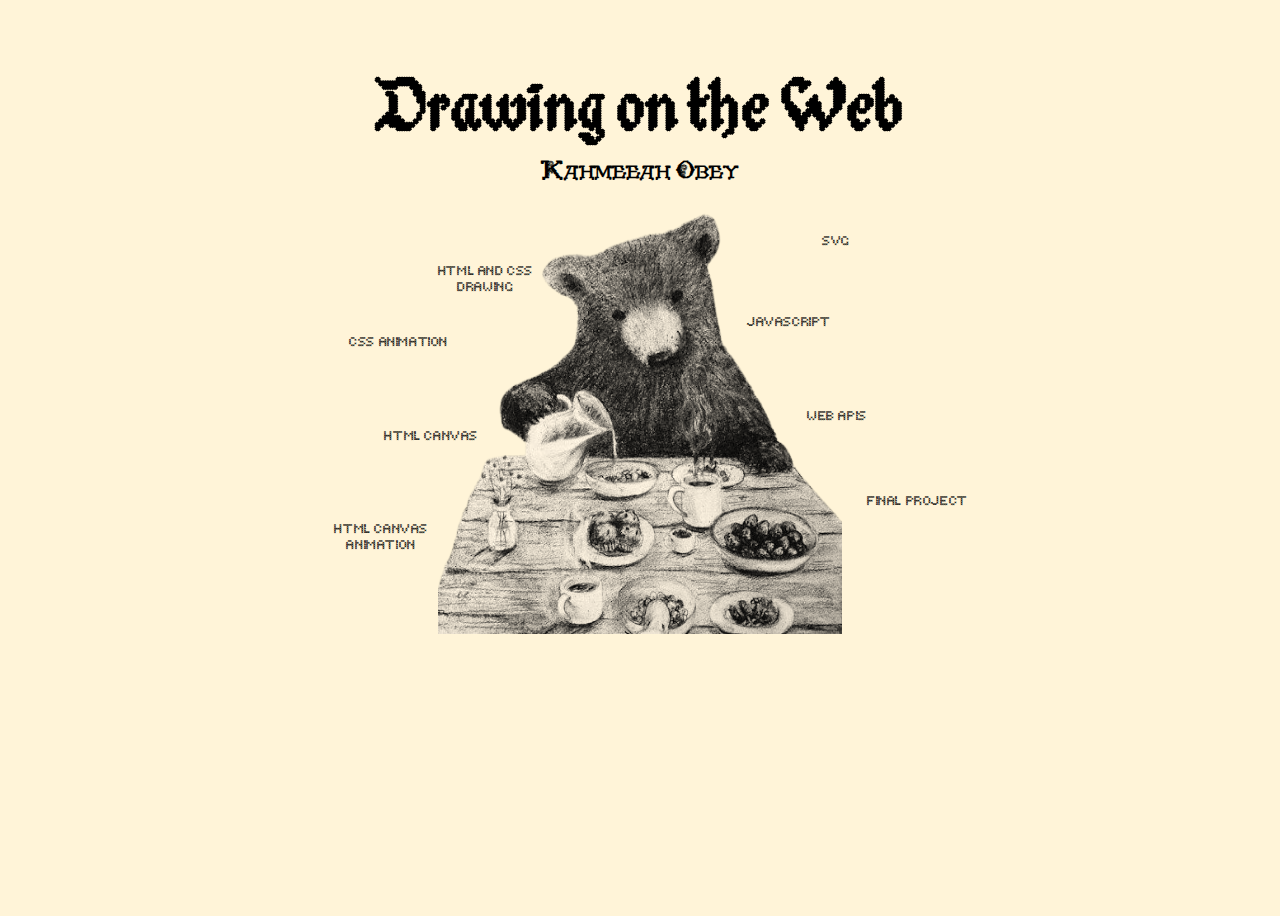
<file: index.html>
<!DOCTYPE html>
<html lang="en">
<head>
    <link rel="stylesheet" href="index.css">
    <meta charset="UTF-8">
    <meta name="viewport" content="width=device-width, initial-scale=1.0">
    <title>HTML CSS Playground</title>
</head>
<body>
    <h1>Drawing on the Web</h1>
    <h2>Kahmeeah Obey</h2>


    
    <img src="files/imgs/bear.png" alt="A bear sitting down at a table, full of pastries and tea" id="bear">
    <!-- <img src="files/ladybug1.png" alt="" id="ladybug"> -->
    <!-- <img src="files/ladybug2.png" alt="" id="ladybug">
    <img src="files/stamp.png" alt="" id="stamp"> -->
    <!-- <img src="files/orange.png" alt="" id="orange"> -->


    
    <div id="box1">
        <!-- <img src="files/orange.png" alt="" id="orange"> -->
        <a href="html-css-drawing/index.html">HTML AND CSS
            <br>DRAWING</a>
    </div>
    <div id="box2">
        <!-- <img src="files/orange.png" alt="" id="orange"> -->
        <a href="svg/index.html" id="">SVG</a>
    </div>
    <div id="box3">
        <!-- <img src="files/orange.png" alt="" id="orange"> -->
        <a href="css-animation/index.html" id="">CSS ANIMATION</a>
    </div>
    <div id="box4">
        <!-- <img src="files/orange.png" alt="" id="orange"> -->
        <a href="javascript/page-one.html" id="">JAVASCRIPT</a>
    </div>
    <div id="box5">
        <a href="html-canvas/index.html" id="">HTML CANVAS</a>
    </div>
    <div id="box6">
        <a href="" id="null">WEB APIS</a>
    </div>
    <div id="box7">
        <a href="" id="null">HTML CANVAS
        <br>ANIMATION</a>
    </div>
    <div id="box8">
        <a href="final-project/index.html" id="">FINAL PROJECT</a>
    </div>

</body>
</html>
</file>
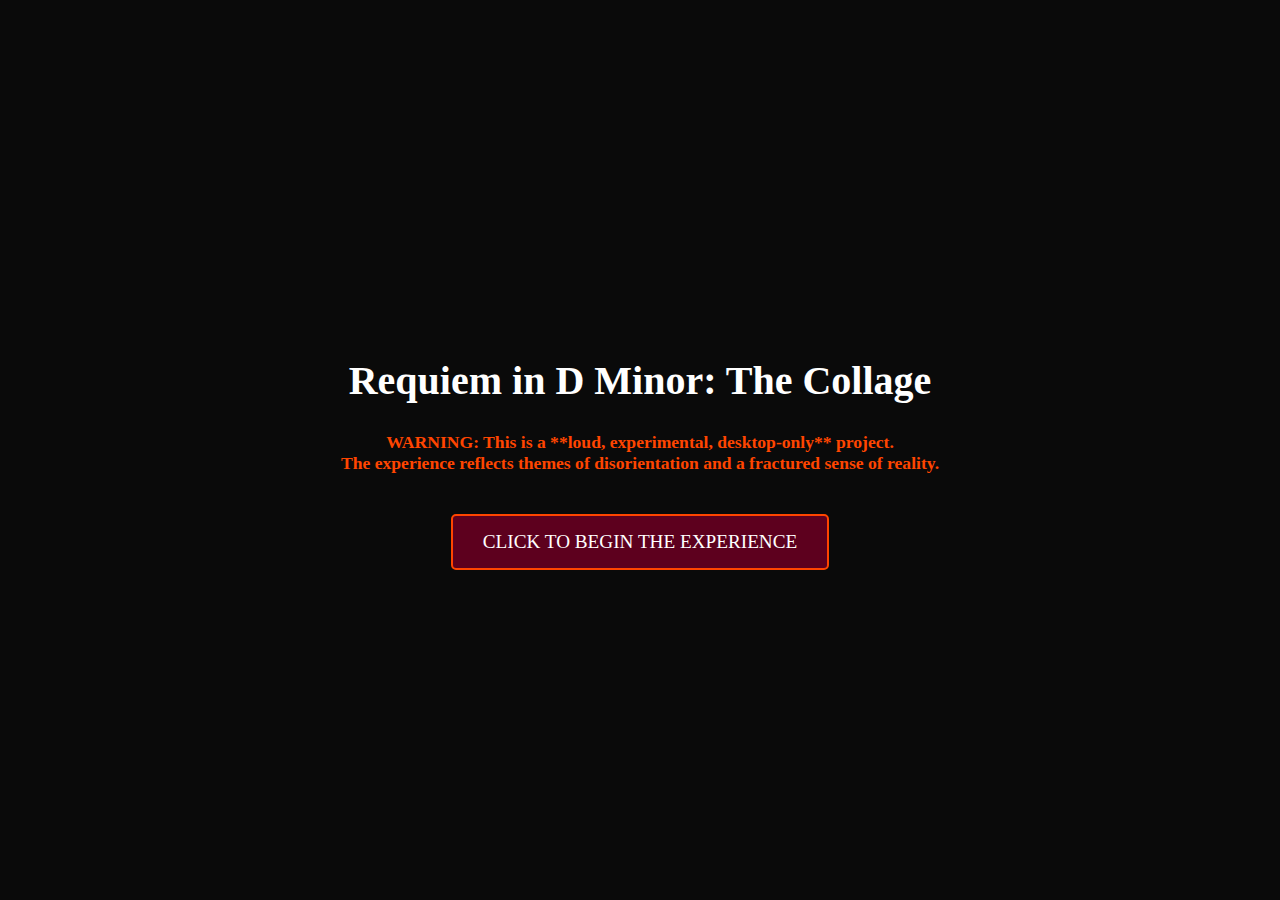
<file: collage-landing/index.html>
<!DOCTYPE html>
<html lang="en">
<head>
    <meta charset="UTF-8">
    <meta name="viewport" content="width=device-width, initial-scale=1.0">
    <title>Requiem Collage</title>
    <style>
        body {
            background-color: #0a0a0a; 
            color: #d1d1d1; 
            font-family: 'Times', serif;
            display: flex;
            flex-direction: column;
            justify-content: center;
            align-items: center;
            height: 100vh;
            margin: 0;
            text-align: center;
        }

        h1 {
            color: #ffffff;
            font-size: 2.5em;
            margin-bottom: 10px;
        }

        p {
            font-size: 1.1em;
            margin-bottom: 40px;
            max-width: 80%;
        }

        .warning {
            color: #ff4500; 
            font-weight: bold;
        }

        .start-button {
            background-color: #5d001e; 
            color: white;
            padding: 15px 30px;
            border: 2px solid #ff4500; 
            border-radius: 5px;
            font-size: 1.2em;
            cursor: pointer;
            text-decoration: none; 
            transition: background-color 0.3s ease;
        }

        .start-button:hover {
            background-color: #8c002c; 
        }
    </style>
</head>
<body>

    <h1>Requiem in D Minor: The Collage</h1>
    
    <p class="warning">
        WARNING: This is a **loud, experimental, desktop-only** project.<br>
        The experience reflects themes of disorientation and a fractured sense of reality.
    </p>

    <a href="/html-css-drawing/index.html" class="start-button">
        CLICK TO BEGIN THE EXPERIENCE
    </a>

</body>
</html>
</file>
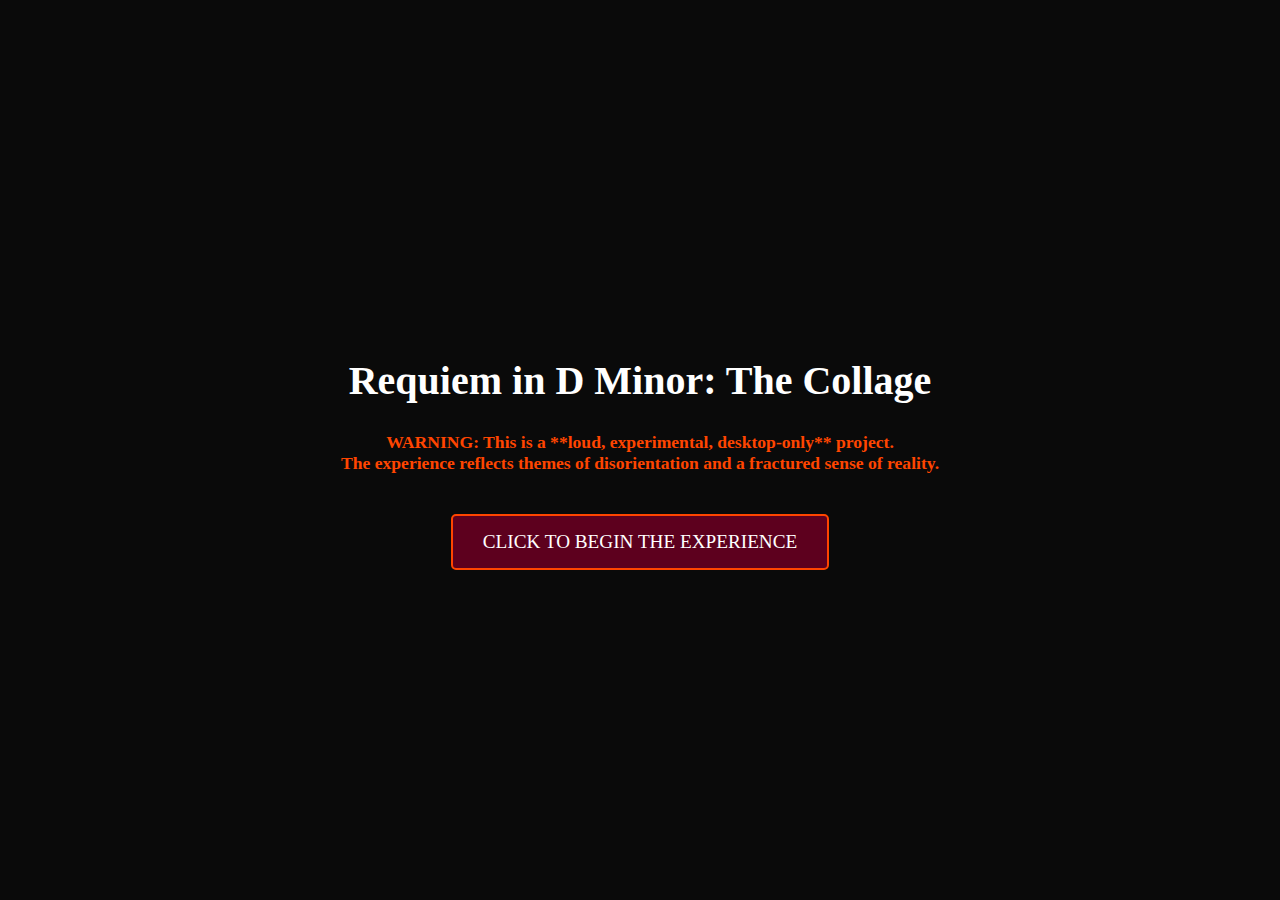
<file: collage/index.html>
<!DOCTYPE html>
<html lang="en">
<head>
    <meta charset="UTF-8">
    <meta name="viewport" content="width=device-width, initial-scale=1.0">
    <title>Requiem Collage</title>
    <style>
        body {
            background-color: #0a0a0a; 
            color: #d1d1d1; 
            font-family: 'Times', serif;
            display: flex;
            flex-direction: column;
            justify-content: center;
            align-items: center;
            height: 100vh;
            margin: 0;
            text-align: center;
        }

        h1 {
            color: #ffffff;
            font-size: 2.5em;
            margin-bottom: 10px;
        }

        p {
            font-size: 1.1em;
            margin-bottom: 40px;
            max-width: 80%;
        }

        .warning {
            color: #ff4500; 
            font-weight: bold;
        }

        .start-button {
            background-color: #5d001e; 
            color: white;
            padding: 15px 30px;
            border: 2px solid #ff4500; 
            border-radius: 5px;
            font-size: 1.2em;
            cursor: pointer;
            text-decoration: none; 
            transition: background-color 0.3s ease;
        }

        .start-button:hover {
            background-color: #8c002c; 
        }
    </style>
</head>
<body>

    <h1>Requiem in D Minor: The Collage</h1>
    
    <p class="warning">
        WARNING: This is a **loud, experimental, desktop-only** project.<br>
        The experience reflects themes of disorientation and a fractured sense of reality.
    </p>

    <a href="/html-css-playground/html-css-drawing/index.html" class="start-button">
        CLICK TO BEGIN THE EXPERIENCE
    </a>

</body>
</html>
</file>
<file: css-animation/index.html>
<!DOCTYPE html>
<html lang="en">
<head>
    <meta charset="UTF-8">
    <meta name="viewport" content="width=device-width, initial-scale=1.0">
    <link rel="stylesheet" href="index.css">
    <title>Document</title>
</head>
<body>
    <div id="scene">
        <div class="cube">
        <!-- <div class="box"></div> -->
        <div class="box"></div>
        <div class="box"></div>
        <div class="box"></div>
        <div class="box"></div>
        <div class="box"></div>
        <div class="box"></div>
        <div class="box"></div>
        <div class="box">
            <div class="cat" style="z-index: 2;">
                <svg xmlns="http://www.w3.org/2000/svg" width="300" height="300" viewBox="0 0 217.18 199.53">
                    <g id="body">
                        <rect x="126" y="22.06" width="89" height="132" rx="12" style="fill:#d98f06"/>
                        <path d="M125.73,8.27l.91,25.53c0,1.19,2.69,11.82,3.57,11.5l28.87-10.83c.89-.32,1-1.74.28-2.66L136.81,4.24C132.36-1.2,125.64,1.25,125.73,8.27Z" style="fill:#d98f06"/>
                        <path d="M206.09,3,183.54,30.54c-.75.92-.6,2.34.28,2.66L211.6,43.92c.88.32,2.59-5.39,2.6-6.58l3-30.34C217.27,0,210.54-2.47,206.09,3Z" style="fill:#d98f06"/></g>
                    <g id="markings"><path d="M157,22.06h10a0,0,0,0,1,0,0v12a5,5,0,0,1-5,5h0a5,5,0,0,1-5-5v-12A0,0,0,0,1,157,22.06Z" style="fill:#a65204"/><path d="M175,22.06h10a0,0,0,0,1,0,0v12a5,5,0,0,1-5,5h0a5,5,0,0,1-5-5v-12a0,0,0,0,1,0,0Z" style="fill:#a65204"/><circle cx="202" cy="62.06" r="8" style="fill:#a65204"/><circle cx="137" cy="62.06" r="8" style="fill:#a65204"/></g>
                    <g id="mouth_nose" data-name="mouth/nose"><ellipse cx="170" cy="64.06" rx="6" ry="3" style="fill:#42210b"/><path d="M157.79,72a8.33,8.33,0,0,0,4.76,2.37A11.93,11.93,0,0,0,170.29,73l1.21.06a11.93,11.93,0,0,0,7.74,1.35A8.33,8.33,0,0,0,184,72.06" style="fill:none;stroke:#42210b;stroke-linecap:round;stroke-miterlimit:10;stroke-width:3px"/><line x1="170.5" y1="66.06" x2="170.5" y2="72.61" style="fill:none;stroke:#42210b;stroke-linecap:round;stroke-miterlimit:10;stroke-width:3px"/></g>
                    <g id="eye-color"><circle cx="147.76" cy="48.82" r="12.76" style="fill:#87ce59"/><circle cx="193.24" cy="49.03" r="12.76" style="fill:#87ce59"/></g>
                    <g id="eye-pupil"><circle id="pupilLeft" cx="150.76" cy="46.82" r="8.29"/><circle id="pupilRight" cx="191.24" cy="47.03" r="8.29"/></g></svg>
            </div>
        </div>


        </div>        
    
    </div>
</body>
</html>
</file>
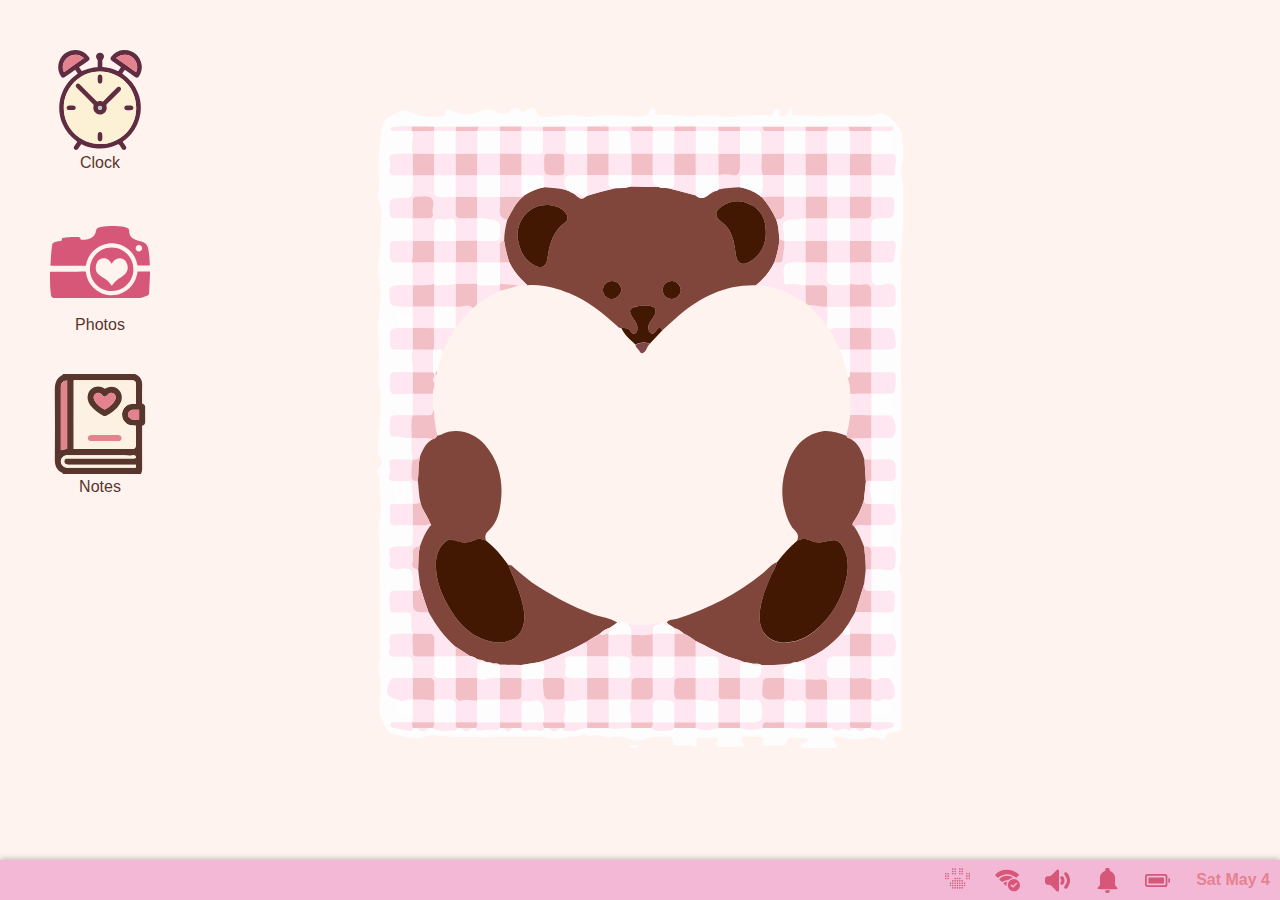
<file: final-project/index.html>
<!DOCTYPE html>
<html lang="en">

<head>
  <link rel="stylesheet" href="styles/index.css">
  <meta charset="UTF-8">
  <meta name="viewport" content="width=device-width, initial-scale=1.0">
  <title>Final Project</title>
</head>

<body>
  <main class="desktop">

    <div class="wallpaper">
      <img src="files/desktop/wallpaper-bear.svg" alt="">
    </div>
    <div class="icon-grid">
      <div>
        <a href="clock.html">
          <img src="files/desktop/app-clock.svg" alt="">
          Clock
        </a>
      </div>
      <div>
        <a href="album.html">
          <img src="files/desktop/app-photos.svg" alt="">
          Photos
        </a>
      </div>
      <div>
        <a href="notes.html">
          <img src="files/desktop/app-notes.svg" alt="">
          Notes
        </a>
      </div>
    </div>
  </main>
  <footer class="taskbar">


    <div id="start">
      <svg class="taskbar-icon">
        <use href="files/symbol-defs.svg#icon-pixel-paw"></use>
      </svg>
    </div>

    <svg class="taskbar-icon">
      <use href="files/symbol-defs.svg#icon-wifi"></use>
    </svg>
    <svg class="taskbar-icon">
      <use href="files/symbol-defs.svg#icon-volume"></use>
    </svg>
    <svg class="taskbar-icon">
      <use href="files/symbol-defs.svg#icon-bell"></use>
    </svg>
    <svg class="taskbar-icon">
      <use href="files/symbol-defs.svg#icon-battery"></use>
    </svg>
    <div id="datetime">Sat May 4</div>

    </div>



  </footer>

</body>
<script>
  let trailSvg;
  const svgFilename = 'files/desktop/paw-og.svg';
  const trailSpacing = 45;
  let lastMouseX = 0;
  let lastMouseY = 0;

  function loadSVGPath() {
    fetch('files/desktop/paw-trail.svg')
      .then(response => response.text())
      .then(data => {
        trailSvg = data;
        console.log("SVG path loaded: ", trailSvg);
      })
      .catch(error => console.error("Error loading SVG:", error));
  }

  document.addEventListener('mousemove', function (e) {
    const distanceMoved = Math.sqrt(
      Math.pow(e.clientX - lastMouseX, 2) +
      Math.pow(e.clientY - lastMouseY, 2)
    );

    if (distanceMoved >= trailSpacing) {
      fetch(svgFilename)
        .then(response => response.text())
        .then(svgData => {

          const svg = document.createElement('div');
          svg.classList.add('cursor-trail');
          svg.innerHTML = svgData;
          svg.style.left = (e.clientX + 10) + 'px';
          svg.style.top = (e.clientY - 180) + 'px';
          setTimeout(() => {
            document.body.appendChild(svg);
            svg.style.opacity = 0.5;

            setTimeout(() => {
              svg.style.opacity = 0;
              setTimeout(() => {
                svg.remove();
              }, 50);
            }, 250);
          }, 100);
        });

      lastMouseX = e.clientX;
      lastMouseY = e.clientY;
    }
  });


</script>


</html>
</file>
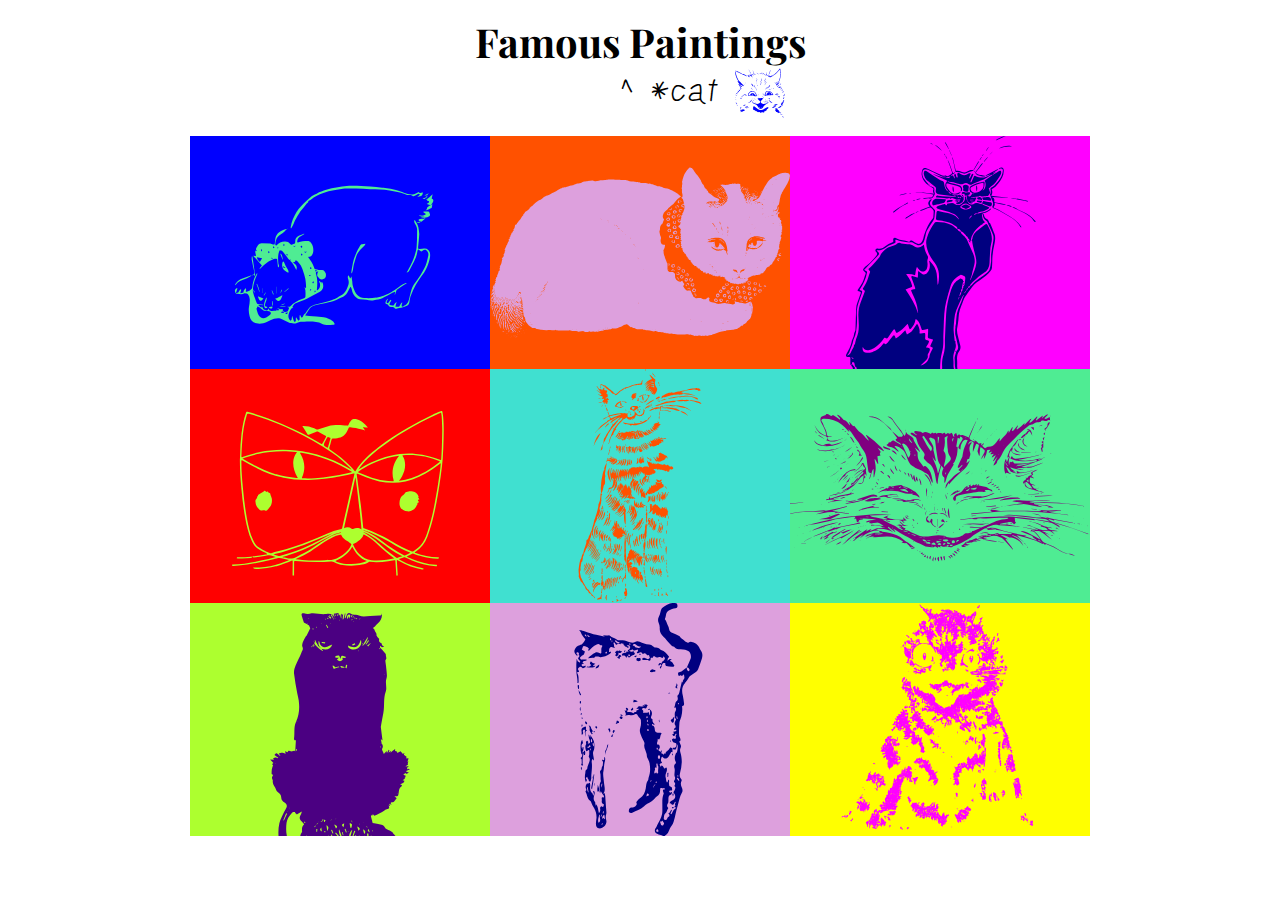
<file: svg/index.html>
<!DOCTYPE html>
<html lang="en">

<head>
    <meta charset="UTF-8">
    <meta name="viewport" content="width=device-width, initial-scale=1.0">
    <link rel="stylesheet" href="index.css">
    <title>SVG</title>
</head>

<body>


    <h1>Famous Paintings</h1>
    <span id="cat-heading">^ *cat <a
            href="https://arthive.com/artists/11470~Louis_Wain/works/466546~Im_happy_for_everyone_loves_me">
            <svg class="cathead">
                <use href="files/symbol-defs.svg#cat3-svg"></use>
            </svg>
        </a>
    </span>
    <br>

    <div class="cats">

        <!-- a cat with white string -->
        <a href="https://collections.artsmia.org/art/9655/a-white-cat-playing-with-a-string-utagawa-hiroshige-ii">
            <svg class="block-blue">
                <use href="files/symbol-defs.svg#cat1-svg"></use>
            </svg>
        </a>

        <!-- tama the cat  -->
        <a href="https://ukiyo-e.org/image/artelino/51620g1">
            <svg class="block-orangered">
                <use href="files/symbol-defs.svg#cat12-svg"></use>
            </svg>
        </a>

        <!-- le chat noir -->
        <a href="https://collection.mcnayart.org/objects/2020/le-chat-noir-the-black-cat" style="overflow: hidden;">
            <svg class="block-magenta" style="height: 150%;">
                <use href="files/symbol-defs.svg#cat2-svg"></use>
            </svg>
        </a>

        <!-- the cat and the bird -->
        <a href="https://www.moma.org/collection/works/79456">
            <svg class="block-red">
                <use href="files/symbol-defs.svg#cat6-svg"></use>
            </svg>
        </a>

        <!-- 25 cats named sam  -->
        <a href="https://skotforeman.com/art/25-cats-named-sam-and-one-bl-by-andy-warhol">
            <svg class="block-turquoise">
                <use href="files/symbol-defs.svg#sam2-svg"></use>
            </svg>
        </a>

        <!-- chesire  -->

        <a href="https://arthur.io/art/arthur-rackham/cheshire-cat">
            <svg class="block-seagreen">
                <use href="files/symbol-defs.svg#chesire-svg"></use>
            </svg>
        </a>

        <!-- she made herself into a cat -->
        <a href="https://artvee.com/dl/by-day-she-made-herself-into-a-cat/" style="overflow: hidden;">
            <svg class="block-greenyellow" style="padding-top: 10px;">
                <use href="files/symbol-defs.svg#cat5-svg"></use>
            </svg>
        </a>

        <!-- le chat blanc  -->
        <a href="https://www.musee-orsay.fr/en/artworks/le-chat-blanc-8019">
            <svg class="block-plum">
                <use href="files/symbol-defs.svg#cat4-svg"></use>
            </svg>
        </a>

        <!-- louis wain party  -->
        <a href="https://commons.wikimedia.org/wiki/File:Louis_Wain_The_bachelor_party.jpg">
            <svg class="block-yellow">
                <use href="files/symbol-defs.svg#cat10-svg"></use>
            </svg>
        </a>


    </div>

</body>

</html>
</file>
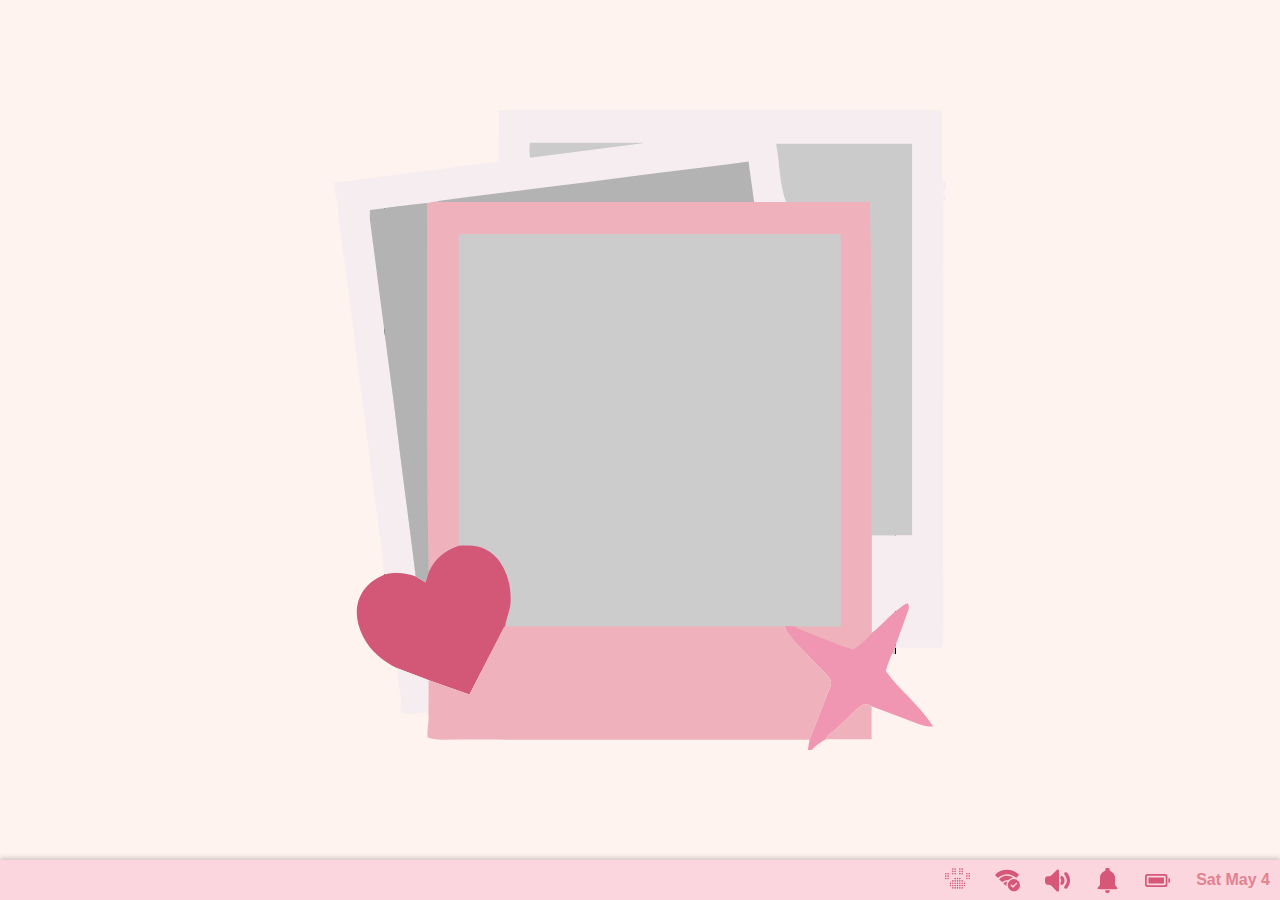
<file: final-project/album.html>
<!DOCTYPE html>
<html lang="en">

<head>
    <link rel="stylesheet" href="styles/album.css">
    <meta charset="UTF-8">
    <meta name="viewport" content="width=device-width, initial-scale=1.0">
    <title>Photo Album</title>
</head>

<body>
    <main class="desktop">


        <div id="polaroid-div">
            <img src="files/album/polaroid-transparent.svg" alt="">
            <div id="cat-div">
                <img src="files/album/placeholder.png" alt="">
            </div>

        </div>




    </main>



    <footer class="taskbar">


        <div id="start">
            <svg class="taskbar-icon">
                <use href="files/symbol-defs.svg#icon-pixel-paw"></use>
            </svg>
        </div>

        <svg class="taskbar-icon">
            <use href="files/symbol-defs.svg#icon-wifi"></use>
        </svg>
        <svg class="taskbar-icon">
            <use href="files/symbol-defs.svg#icon-volume"></use>
        </svg>
        <svg class="taskbar-icon">
            <use href="files/symbol-defs.svg#icon-bell"></use>
        </svg>
        <svg class="taskbar-icon">
            <use href="files/symbol-defs.svg#icon-battery"></use>
        </svg>
        <div id="datetime">Sat May 4</div>

        </div>



    </footer>

    <script>
        function fetchRandomCatImage() {
            fetch('https://api.thecatapi.com/v1/images/search')
                .then(response => response.json())
                .then(data => {
                    const catImage = document.querySelector('#cat-div img');
                    catImage.src = data[0].url;
                })
                .catch(error => console.error('Error fetching cat image:', error));
        }


        fetchRandomCatImage();


        setInterval(fetchRandomCatImage, 5000); // refresh every 5 seconds
    </script>

</body>

</html>
</file>
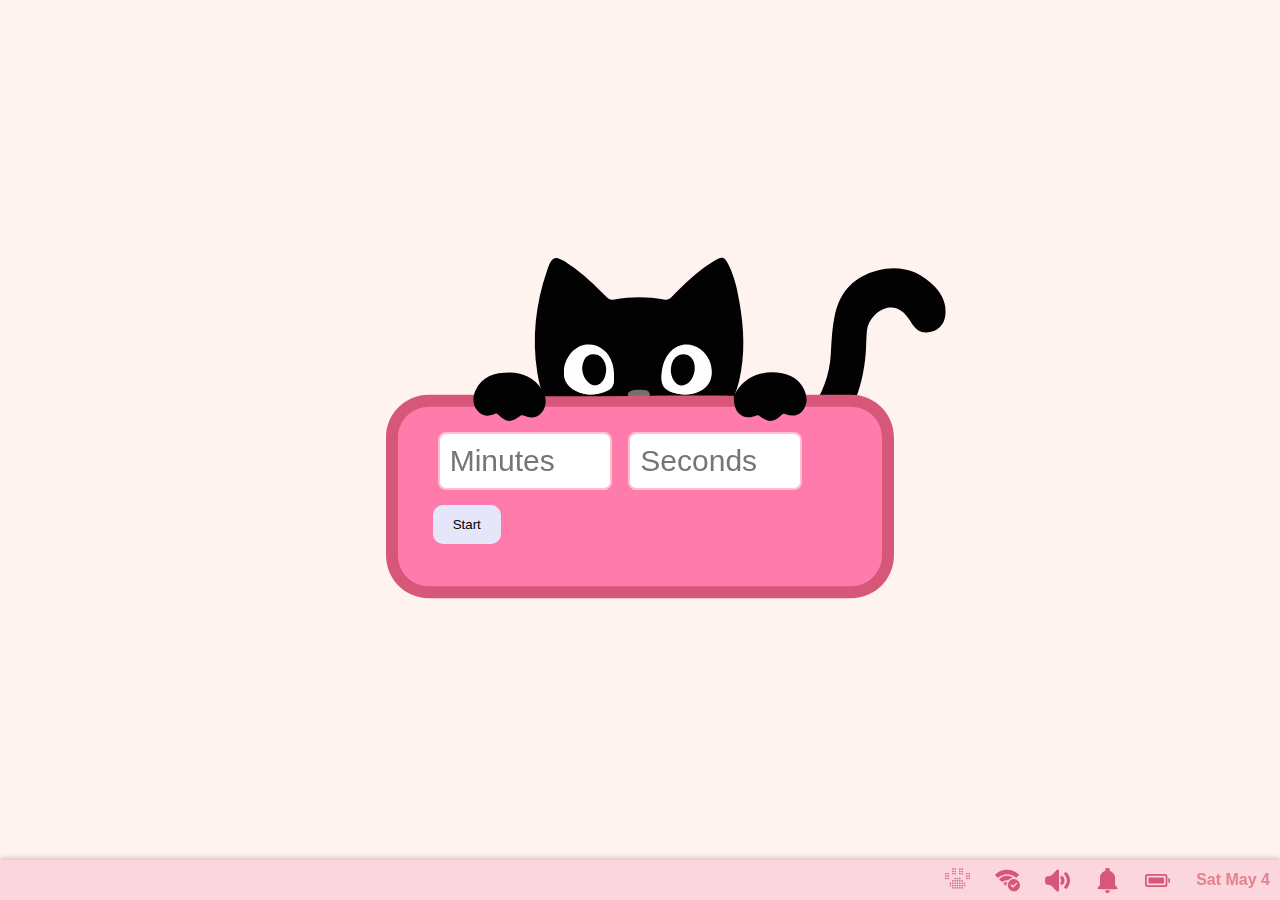
<file: final-project/clock.html>
<!DOCTYPE html>
<html lang="en">

<head>
    <link rel="stylesheet" href="styles/clock.css">
    <meta charset="UTF-8">
    <meta name="viewport" content="width=device-width, initial-scale=1.0">
    <title>Clock</title>
</head>

<body>
    <main class="desktop">
        <div id="cat-div">
            <img src="files/clock/cat-button.svg" alt="">
        </div>
        <div id="setup">
            <input type="number" id="timerInput" placeholder="Minutes">
            <input type="number" id="secondsInput" placeholder="Seconds">
            <button id="startButton">Start</button>
            <!-- <button id="resetButton" style="display: none;">Reset</button> -->
        </div>
        <div id="end">
            <button id="resetButton" style="display: none;">Reset</button>
        </div>

        <div id="timerDisplay">
        </div>
        <canvas id="fishCanvas"></canvas> </div>

    </main>



    <!-- <audio id="alarmSound">
        <source src="alarm.mp3" type="audio/mpeg">
        </audio> -->

    <footer class="taskbar">


        <div id="start">
            <svg class="taskbar-icon">
                <use href="files/symbol-defs.svg#icon-pixel-paw"></use>
            </svg>
        </div>

        <svg class="taskbar-icon">
            <use href="files/symbol-defs.svg#icon-wifi"></use>
        </svg>
        <svg class="taskbar-icon">
            <use href="files/symbol-defs.svg#icon-volume"></use>
        </svg>
        <svg class="taskbar-icon">
            <use href="files/symbol-defs.svg#icon-bell"></use>
        </svg>
        <svg class="taskbar-icon">
            <use href="files/symbol-defs.svg#icon-battery"></use>
        </svg>
        <div id="datetime">Sat May 4</div>

        </div>



    </footer>

    <script>

        const timerInput = document.getElementById('timerInput');
        const secondsInput = document.getElementById('secondsInput');
        const startButton = document.getElementById('startButton');
        const resetButton = document.getElementById('resetButton');
        const timerDisplay = document.getElementById('timerDisplay');
        const fishCanvas = document.getElementById('fishCanvas');
        // const alarmSound = document.getElementById('alarmSound');


        let svgPath;

        function loadSVGPath() {
            fetch('files/clock/taiyaki.svg')
                .then(response => response.text())
                .then(data => {
                    svgPath = extractPathFromSVG(data)
                    // console.log("SVg path loaded: ", svgPath)
                    startFishAnimation(fishCanvas);
                })
                .catch(error => console.error("Error loading SVG:", error));
        }

        function extractPathFromSVG(svgText) {
            const parser = new DOMParser();
            const svgDoc = parser.parseFromString(svgText, "image/svg+xml");
            const pathElement = svgDoc.querySelector('path');

            if (pathElement) {
                return pathElement.getAttribute('d');
            } else {
                console.error("No <path> element found in SVG");
                return "";
            }
        }



        const fillColors = ['red', 'blue', 'green', 'yellow'];

        const canvas = document.getElementById('fishCanvas');
        const context = canvas.getContext('2d')

        let width;
        let height;

        let fallingCount;
        const maxFallingShapes = 3;



        let pxScale = window.devicePixelRatio;

        const canvasCenterX = canvas.width / 2;
        const canvasCenterY = canvas.height / 2;

        function setup() {


            // fixed canvas size
            width = window.innerWidth;
            height = window.innerHeight;


            canvas.style.width = width + 'px';
            canvas.style.height = height + 'px';

            canvas.width = width * pxScale;
            canvas.height = height * pxScale;

            // normalize the coords systema
            context.scale(pxScale, pxScale);




        }


        let timerInterval;

        startButton.addEventListener('click', startTimer);
        resetButton.addEventListener('click', resetAnimation);

        function startTimer() {
            let minutesRemaining = timerInput.value;
            let secondsRemaining = secondsInput.value;
            timerDisplay.textContent = formatTime(minutesRemaining, secondsRemaining);


            document.getElementById('setup').style.display = 'none';
            document.getElementById('timerDisplay').style.display = 'block';

            timerInterval = setInterval(() => {
                if (secondsRemaining === 0) {
                    minutesRemaining--;
                    secondsRemaining = 59;
                } else {
                    secondsRemaining--;
                }

                timerDisplay.textContent = formatTime(minutesRemaining, secondsRemaining);

                if (minutesRemaining <= 0 && secondsRemaining <= 0) {
                    clearInterval(timerInterval);
                    // alarmSound.play();
                    document.getElementById('timerDisplay').style.display = 'none';
                    document.getElementById('end').style.display = 'block';
                    resetButton.style.display = 'block';

                }

            }, 1000);


            // startFishAnimation(fishCanvas); 
            loadSVGPath();
        }

        function resetAnimation() {

            continueAnimating = false;
            context.clearRect(0, 0, canvas.width, canvas.height);
            blocks = [];
            resetButton.style.display = 'none';
            document.getElementById('setup').style.display = 'block';
        }


        function formatTime(minutes, seconds) {
            return `${minutes.toString().padStart(2, '0')}:${seconds.toString().padStart(2, '0')}`;
        }






        const blockSize = 30;
        const blockColors = ['red', 'blue', 'green', 'yellow'];

        let blocks = [];

        function startFishAnimation(canvas) {
            continueAnimating = true;
            console.log("Fish animation trigged.")
            // console.log("SVg path loaded: ", svgPath)
            setInterval(createNewBlock, 2500);
            requestAnimationFrame(animationLoop);
        }

        function createNewBlock() {
            if (continueAnimating) {
                const r = Math.floor(Math.random() * 256);
                const g = Math.floor(Math.random() * 256);
                const b = Math.floor(Math.random() * 256);
                const color = `rgb(${r}, ${g}, ${b})`;


                blocks.push({
                    x: Math.random() * canvas.width,
                    y: -blockSize,
                    dy: 1 + Math.random() * 2,
                    color: color
                });
            }
        }

        let continueAnimating = true;

        function animationLoop() {
            if (continueAnimating) {
                context.clearRect(0, 0, canvas.width, canvas.height);

                for (let i = 0; i < blocks.length; i++) {
                    blocks[i].y += blocks[i].dy;


                    if (blocks[i].y > canvas.height) {
                        blocks.splice(i, 1);
                        i--;
                    } else {
                        drawSvgShape(blocks[i]);
                    }
                }

                requestAnimationFrame(animationLoop);
            }
        }

        function drawSvgShape(block) {
            const path = new Path2D(svgPath);
            context.fillStyle = block.color;
            context.translate(block.x, block.y);
            const scaleFactor = 0.5;
            context.scale(scaleFactor, scaleFactor);
            context.fill(path);
            context.resetTransform();
        }


        window.addEventListener('load', () => {
            setup();
            // draw();
        });


        window.addEventListener('resize', () => {
            setup();
            // draw();   
            // animate();  
        });

    </script>
</body>

</html>
</file>
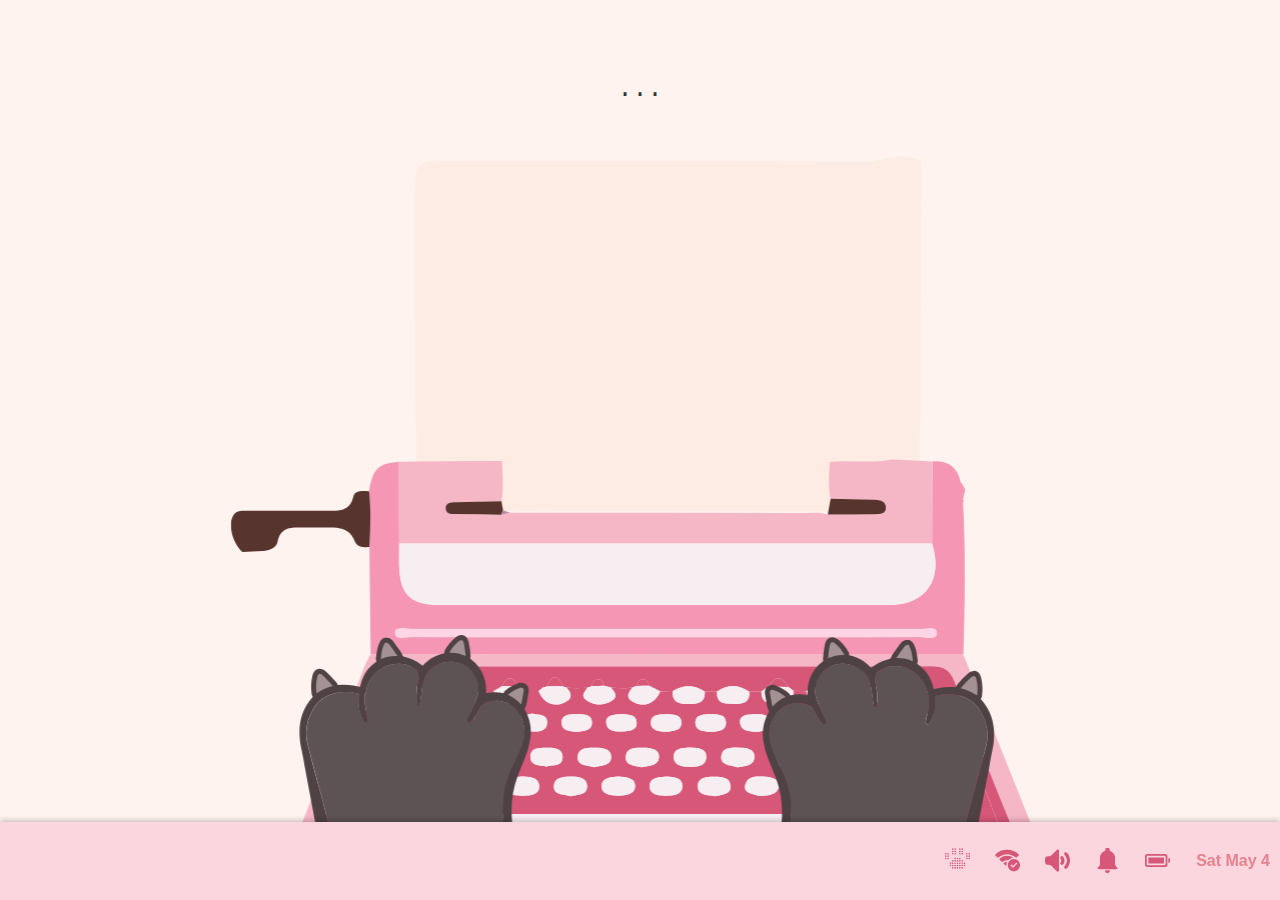
<file: final-project/notes.html>
<!DOCTYPE html>
<html lang="en">

<head>
    <link rel="stylesheet" href="styles/notes.css">
    <meta charset="UTF-8">
    <meta name="viewport" content="width=device-width, initial-scale=1.0">
    <title>Notes</title>
</head>

<body>
    <main>
        <p class="typewriter-text">...</p>
        <canvas>
            <img id="typewriter" src="files/notes/typewriter-paper.svg" alt="" width="100" height="100">
            <img id="paw-left" src="files/notes/paw-left-typ.svg" alt="" class="paw-down paw-animation">
            <img id="paw-right" src="files/notes/paw-right-typ.svg" alt="" class="paw-down paw-animation">
        </canvas>
    </main>

    <footer class="taskbar">


        <div>
            <svg class="taskbar-icon">
                <use href="files/symbol-defs.svg#icon-pixel-paw"></use>
            </svg>
        </div>

        <svg class="taskbar-icon">
            <use href="files/symbol-defs.svg#icon-wifi"></use>
        </svg>
        <svg class="taskbar-icon">
            <use href="files/symbol-defs.svg#icon-volume"></use>
        </svg>
        <svg class="taskbar-icon">
            <use href="files/symbol-defs.svg#icon-bell"></use>
        </svg>
        <svg class="taskbar-icon">
            <use href="files/symbol-defs.svg#icon-battery"></use>
        </svg>
        <div id="datetime">Sat May 4</div>

        </div>



    </footer>
    <script>
        async function fetchCatFact() {
            const response = await fetch('https://catfact.ninja/fact');
            const data = await response.json();
            return data.fact;
        }

        const textElement = document.querySelector('.typewriter-text');

        async function updateText() {
            const newFact = await fetchCatFact();
            textElement.textContent = newFact;
        }






        const canvas = document.querySelector('canvas')
        const context = canvas.getContext('2d')

        let width;
        let height;

        let typewriterWidth;
        let typewriterHeight;



        let pxScale = window.devicePixelRatio;
        const typewriter = document.getElementById('typewriter')
        const left_paw = document.getElementById('paw-left')
        const right_paw = document.getElementById('paw-right')

        let pawYOffset = 0;
        let pawDirection = 'up';
        const pawSpeed = 1;
        const pawMaxOffset = 30;

        let iterationCount = 0;
        const maxIterations = 200;


        const images = {
            typewriter: document.getElementById('typewriter'),
            left_paw: document.getElementById('paw-left'),
            right_paw: document.getElementById('paw-right'),
        };

        const maxTypewriterWidth = 900;
        const maxTypewriterHeight = 900;




        const canvasCenterX = canvas.width / 2;
        const canvasCenterY = canvas.height / 2;

        const xPos = (canvas.width / 2) - (typewriter.width / 2);
        const yPos = (canvas.height / 2) - (typewriter.height / 2);


        let originalWidth, originalHeight;
        let scaleFactorX, scaleFactorY = 1;

        function drawImageScaled(image, xPosOffset, yPosOffset, maxWidth, maxHeight) {

            let scale = Math.min(width / image.naturalWidth, height / image.naturalHeight);

            if (image.naturalWidth * scale > maxWidth) {
                scale = maxWidth / image.naturalWidth;
            }
            if (image.naturalHeight * scale > maxHeight) {
                scale = maxHeight / image.naturalHeight;
            }


            const scaledWidth = image.naturalWidth * scale;
            const scaledHeight = image.naturalHeight * scale;

            const originX = width / 2 - scaledWidth / 2
            const originY = height / 2 - scaledHeight / 2



            context.drawImage(
                image,
                (originX + xPosOffset),
                (originY + yPosOffset),
                scaledWidth,
                scaledHeight
            );
        }



        function setup() {


            for (const imageName in images) {
                const image = images[imageName];
                image.naturalWidth = image.naturalWidth;
                image.naturalHeight = image.naturalHeight;
            }



            width = window.innerWidth / 1.1;
            height = window.innerHeight / 1.1;


            canvas.style.width = width + 'px';
            canvas.style.height = height + 'px';

            canvas.width = width * pxScale;
            canvas.height = height * pxScale;


            context.scale(pxScale, pxScale);




        }


        function draw() {



            let scale = Math.min(width / typewriterWidth, height / typewriterHeight);



            drawImageScaled(typewriter, 0, 0, 900, 900);

            drawImageScaled(left_paw, 0, pawYOffset, 900, 900);
            drawImageScaled(right_paw, 0, pawYOffset, 900, 900);

        }

        function animate() {
            if (iterationCount < maxIterations) {
                requestAnimationFrame(animate);
                context.clearRect(0, 0, canvas.width, canvas.height);


                if (pawYOffset >= pawMaxOffset || pawYOffset <= 0) {
                    pawDirection = pawDirection === 'down' ? 'up' : 'down';
                }
                pawYOffset += pawDirection === 'down' ? pawSpeed : -pawSpeed;

                console.log("pawYOffset:", pawYOffset);
                iterationCount++
                draw();
            }
        }


        window.addEventListener('load', () => {
            setup();
            draw();
            animate();
            updateText();
        });


        window.addEventListener('resize', () => {
            setup();
            draw();
            // animate();  
        });




    </script>
</body>

</html>
</file>
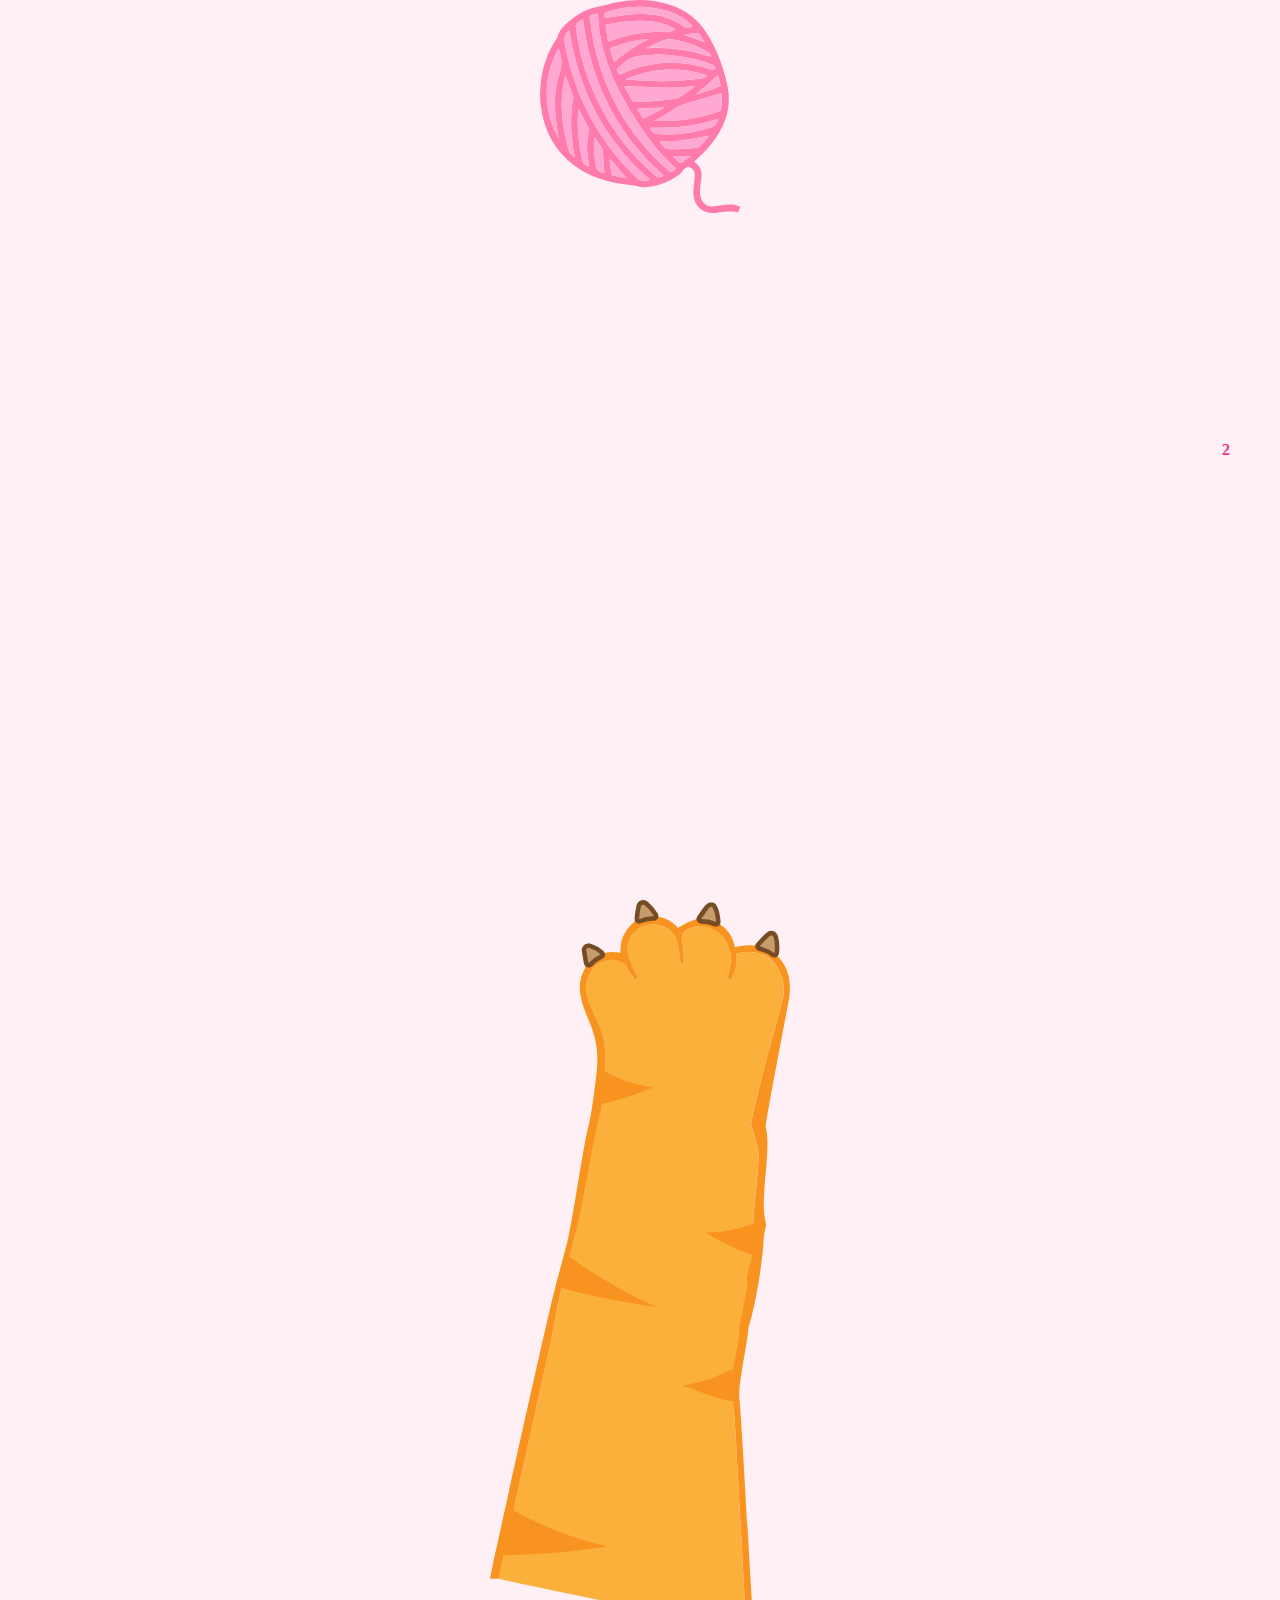
<file: javascript/page-one.html>
<!DOCTYPE html>
<html lang="en">

<head>
    <meta charset="UTF-8">
    <meta name="viewport" content="width=device-width, initial-scale=1.0">
    <link rel="stylesheet" href="page-one.css">
    <title>Document</title>
</head>

<body>
    <div id="scene">
        <img src="files/yarn.svg" alt="Yarn ball" id="yarn">

        <img src="files/cat-paw.svg" alt="Cat paw" id="paw">

        <img src="files/angry.svg" alt="Angry symbol" id="angry" class="cat-emote">
        <img src="files/smiley.svg" alt=Happy face" id="smiley">
    </div>
    <a href="page-two.html" id="nextpage">2</a>

    <script>

        let isStalking = false;
        let pawY;

        document.addEventListener('mousemove', updateCursorPosition);

        function debounce(fn, wait = 100) {
            // console.log('calling debounce')
            let timer
            return (...args) => {
                if (timer) clearTimeout(timer)
                timer = setTimeout(() => fn(...args), wait)
            }
        }


        function updateCursorPosition(event) {
            pawY = event.clientY - 50; // Initial offset
            pawY = Math.max(350, Math.min(900, pawY));


            const cursorContainer = document.getElementById('scene');
            const yarnBall = document.getElementById('yarn');
            const catPaw = document.getElementById('paw');
            const angrySvg = document.getElementById('angry');


            catPaw.style.left = event.clientX + 'px';
            catPaw.style.top = '800px'; // 

            const processMouse = debounce(() => setIsStalking())

            document.addEventListener('mousemove', () => {
                processMouse();
                event.stopPropagation();

            });


            function setIsStalking() {
                // console.log('calling isstalking')
                // console.log(isStalking)
                // catPaw.style.top = '900px';

                if (!isStalking) {
                    isStalking = true;


                    if (((event.clientY < 200) && parseInt(catPaw.style.top, 10) !== 800)) {

                        catPaw.classList.add('shake-animation');
                        angrySvg.style.display = 'block';

                        angrySvg.style.top = catPaw.offsetTop + 'px';
                        angrySvg.style.left = (catPaw.offsetLeft + catPaw.offsetWidth + 50) + 'px';

                    } else {
                        catPaw.classList.remove('shake-animation');
                        angrySvg.style.display = 'none';
                    }

                    console.log('Pounce!')

                    // console.log('Updating Y')
                    catPaw.style.top = pawY + 'px';
                    isStalking = false;
                }

                // console.log(isStalking)
            }


            let x = event.clientX;
            let y = event.clientY;


            yarnBall.style.left = x + 'px';
            yarnBall.style.top = y + 'px';


            // repeat again..?
            if (((event.clientY < 200) && parseInt(catPaw.style.top, 10) !== 800)) {

                catPaw.classList.add('shake-animation');
                angrySvg.style.display = 'block';

                angrySvg.style.top = catPaw.offsetTop + 'px';
                angrySvg.style.left = (catPaw.offsetLeft + catPaw.offsetWidth + 50) + 'px';

            } else if ((parseInt(catPaw.style.top, 10) === 800)) {
                console.log('we out dis btch!')
                catPaw.classList.remove('shake-animation');
                angrySvg.style.display = 'none';
            }
        }


    </script>
</body>

</html>
</file>
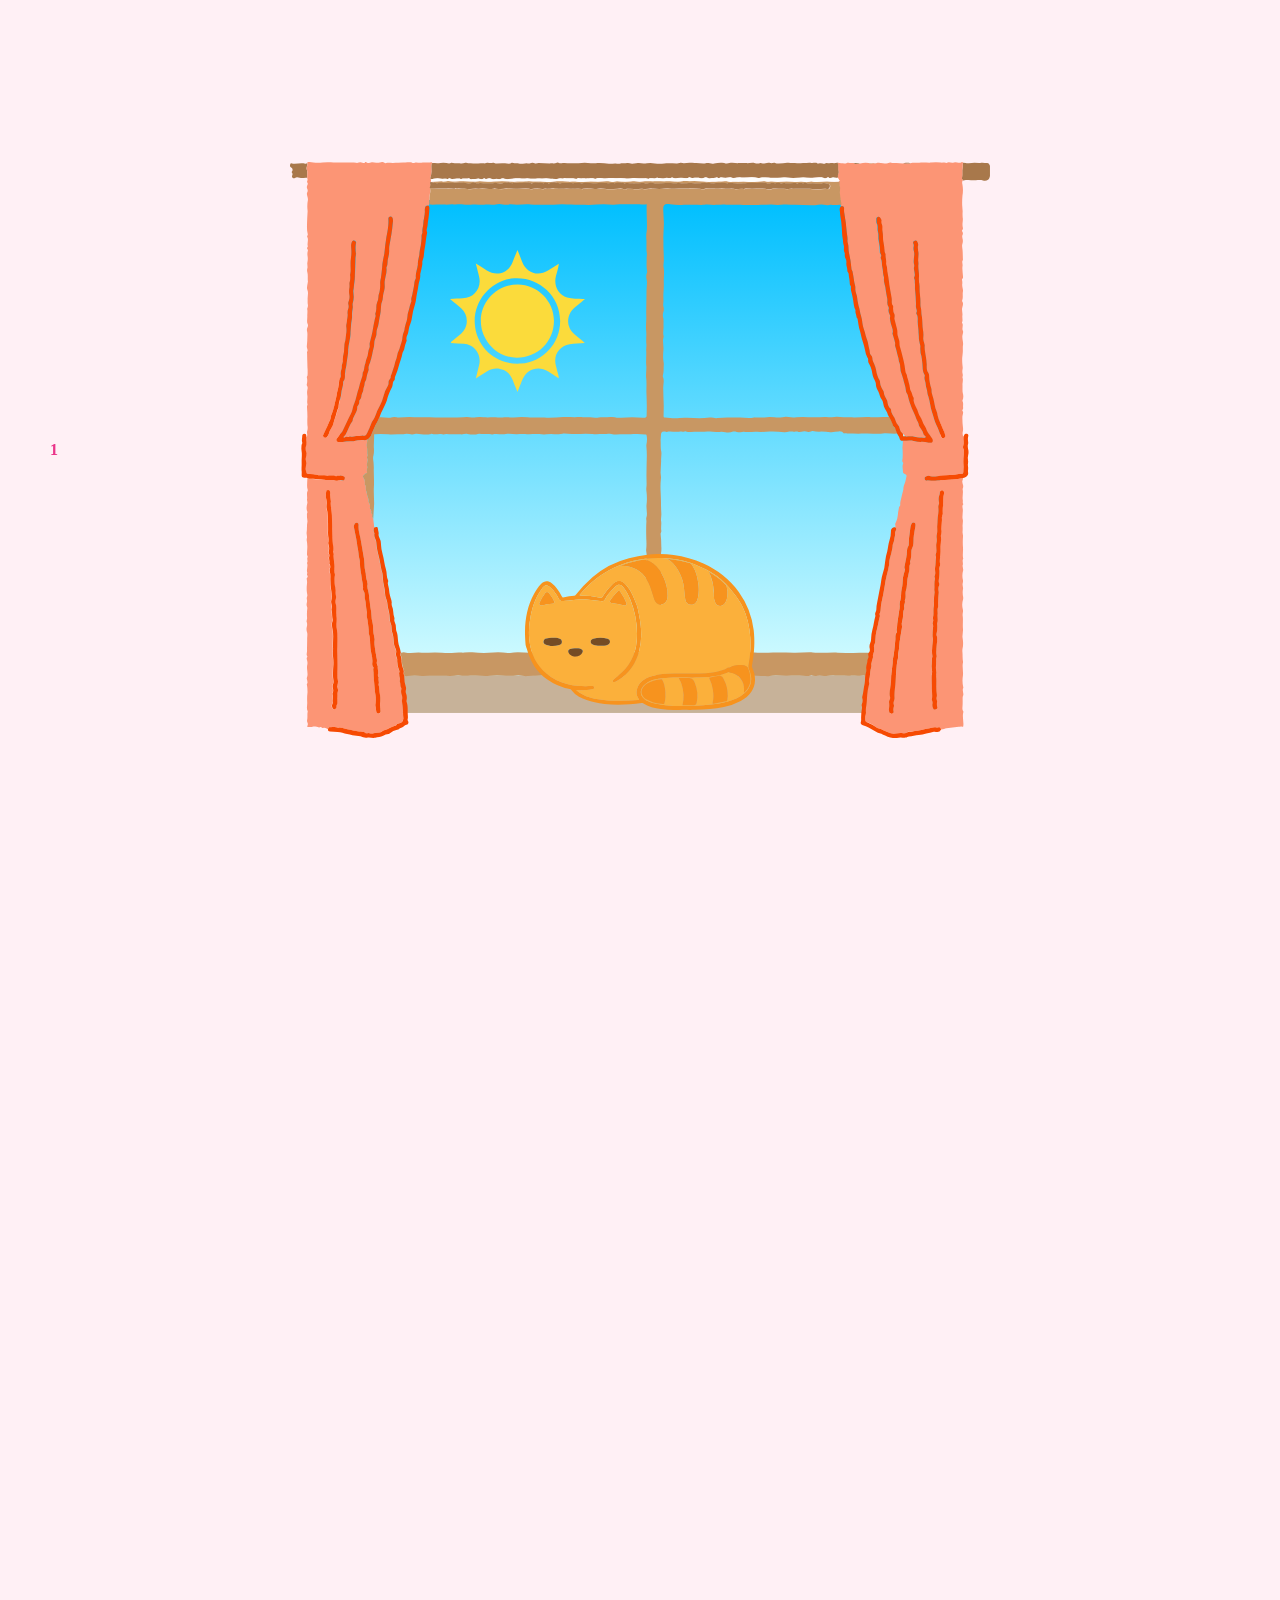
<file: javascript/page-two.html>
<!DOCTYPE html>
<html lang="en">

<head>
    <link rel="stylesheet" href="page-two.css">
    <meta charset="UTF-8">
    <meta name="viewport" content="width=device-width, initial-scale=1.0">
    <title>Page 2</title>
</head>

<body>


    <div id="scene">

        <a href="/page-one.html" id="nextpage">1</a>
        <div class="outside">
            <img src="files/sun.svg" alt="Sun" class="sun">
            <img src="files/moon.svg" alt="Moon" class="moon">
        </div>
        <img src="files/window.svg" alt="A window with curtains" class="window">
        <img src="files/cat-sleeping.svg" alt="A sleeping cat" class="cat">
    </div>


    <script>
        window.addEventListener('scroll', function () {

            const scrollPercentage = calculateScrollPercentage();

            updateGradient(scrollPercentage);
            toggleSunMoonVisibility(scrollPercentage);
        });


        function calculateScrollPercentage() {
            const documentHeight = document.body.scrollHeight;
            const currentScroll = window.scrollY + window.innerHeight;
            return (currentScroll / documentHeight) * 100;
        }


        function updateGradient(percentage) {
            const outsideDiv = document.querySelector('.outside');


            const startColorDay = [0, 191, 255];
            const endColorDay = [224, 255, 255];
            const startColorNight = [35, 39, 65];
            const endColorNight = [255, 105, 180];

            const topWeight = percentage / 100;
            const bottomWeight = 1 - topWeight;

            const topR = Math.round(startColorNight[0] * topWeight + startColorDay[0] * bottomWeight);
            const topG = Math.round(startColorNight[1] * topWeight + startColorDay[1] * bottomWeight);
            const topB = Math.round(startColorNight[2] * topWeight + startColorDay[2] * bottomWeight);


            const bottomR = Math.round(endColorNight[0] * topWeight + endColorDay[0] * bottomWeight);
            const bottomG = Math.round(endColorNight[1] * topWeight + endColorDay[1] * bottomWeight);
            const bottomB = Math.round(endColorNight[2] * topWeight + endColorDay[2] * bottomWeight);


            outsideDiv.style.backgroundImage = `linear-gradient(to bottom, rgb(${topR}, ${topG}, ${topB}), rgb(${bottomR}, ${bottomG}, ${bottomB}))`;
        }



        function toggleSunMoonVisibility(percentage) {
            const sun = document.querySelector('.sun');
            const moon = document.querySelector('.moon');

            if (percentage >= 50) {
                sun.style.display = 'none';
                moon.style.display = 'block';
            } else {
                sun.style.display = 'block';
                moon.style.display = 'none';
            }
        }



    </script>
</body>

</html>
</file>
<file: index.css>
@font-face {
    font-family: StitchWarrior;
    src: url(files/fonts/StitchWarrior.ttf);
}
@font-face {
    font-family: HovdenStitch;
    src: url(files/fonts/HovdenStitch.ttf);
}
@font-face {
    font-family: KingthingsEmbroidery;
    src: url(files/fonts/KingthingsEmbroidery.ttf);
}
/* @font-face {
    font-family: Lollypop;
    src: url(fonts/Lollypop.ttf);
}
@font-face {
    font-family: Psychoart;
    src: url(fonts/Psychoart.ttf);
}
@font-face {
    font-family: Rossanova;
    src: url(fonts/Rossanova.otf);
} */

cursor{
    src:url(files/hand.cur), auto;

}

body {
    background-color: #fff4d8;
    text-align: center;
    display: grid;
    grid-template-columns: 1fr 404px 1fr;
    grid-template-rows: auto auto auto auto auto auto 1fr;
    grid-template-areas: "title title title"
    "subtitle subtitle subtitle"
    "text1 img text2"
    "text3 img text4"
    "text5 img text6"
    "text7 img text8"
    "footer footer footer";
    cursor:url(files/cursors/Normal.cur), auto;
    min-height: 100vh;
    max-width: 100%;
}

.border{
    stroke: black;
    width: 50px;
}


a{
    text-decoration: none;
    color: inherit;
}
a:hover{
    /* cursor: url(files/Link.cur), auto; */
    cursor: inherit;
    text-decoration: underline;
}
a#null:hover{
    color: gray;
    cursor: url(files/cursors/Unavailable.cur), auto;
    text-decoration: none;
}



div{
    font-family: HovdenStitch;
    word-spacing: -2px;
    letter-spacing: -1.4px;
    margin: 0px;
}

h1{
    font-family: StitchWarrior;
    font-size: 8vh;
    word-spacing: -30px;
    margin-bottom: 0px;
    grid-area: title;

}

h2{
    font-family: KingthingsEmbroidery;
    margin: 0px;
    grid-area: subtitle;
}

img{
    filter: grayscale(100%) sepia(30%);
    
}


#bear {
    display: block;
    position: relative;
    margin-left: auto;
    margin-right: auto;
    height: 50vh;
    max-width:100%;
    grid-area: img;

}

/* #ladybug {
    display: block;
    position: absolute;
    width: 40vh;
    right: -10px;
    bottom: 0px;
}

#stamp {
    display: block;
    position: absolute;
    width: 30vh;
    top: 450px;
    left: 150px;
}

#orange {
    display: block;
    position: absolute;
    width: 10vh;
    top: 100px;
    left: 100px;
} */

#box1{
    grid-area: text1;
    display: block;
    position: relative;
    justify-self: right;
    top: 80px;
    left: 95px;
    
}
#box2{
    grid-area: text2;
    display: block;
    position: relative;
    justify-self: left;
    top: 50px;
    right: 20px;


}
#box3{
    grid-area: text3;
    display: block;
    position: relative;
    justify-self: right;
    top: 30px;
    left: 10px;
}
#box4{
    grid-area: text4;
    display: block;
    position: relative;
    justify-self: left;
    top: 10px;
    right: 95px;
}
#box5{
    grid-area: text5;
    display: block;
    position: relative;
    justify-self: right;
    top: 20px;
    left: 40px;
}
#box6{
    grid-area: text6;
    display: block;
    position: relative;
    justify-self: left;
    top: 0px;
    right: 35px;
}
#box7{
    grid-area: text7;
    display: block;
    position: relative;
    justify-self: right;
    top: 8px;
    left: -10px;
}
#box8{
    grid-area: text8;
    display: block;
    position: relative;
    justify-self: left;
    top: -20px;
    right: -25px;
}
</file>
<file: css-animation/index.css>
*, html, body {
    cursor:url("../files/cursors/Normal.cur"), auto;
}


body {
    display: flex;
    margin: 0px;
    height: 100vh;
    background-color: lavenderblush;
    justify-content: center;
    align-items: center;
}

#scene {
    width: 200px;
    height: 200px;
    perspective: 1000px;
  }

  .cube{
    /* transform: rotateY(24deg) rotateX(-10deg) rotateZ(-4deg); */
    /* transform-origin: center bottom; */
    animation-name: box-rotate;
    animation-duration: 1.5s;
  animation-timing-function: ease-in-out;
  animation-fill-mode: forwards;

    width: 100%;
    height: 100%;
    position: relative;
    transform-style: preserve-3d;
  }

  #scene:hover{
    animation-name: box-shake;
    animation-duration: 500ms;
  animation-timing-function: linear;
  animation-fill-mode: forwards;



  }

.box {
    position: absolute;
    width: 200px;
    height: 200px;
    background-color: burlywood;
    border: 1px solid rgb(65, 43, 14);
    
}

/* front */
.box:nth-child(1) {
    transform: rotateY(0deg) translateZ(100px);
    background-color: burlywood;
  }

  
  /* right */
  .box:nth-child(2) {
    transform: rotateY(90deg) translateZ(100px);
    z-index: -1;
  }
  
  /* back */
  .box:nth-child(3) {
    transform: rotateY(180deg) translateZ(100px);
    z-index: -1;

  }
  
  /* left */
  .box:nth-child(4) {
    transform: rotateY(-90deg) translateZ(100px);

  }
  
  /* top right */
  .box:nth-child(5) {


    /* transition: border-top 0s linear 1s, border-bottom 0s linear 1s; */
    border-top: 5px solid;
    border-bottom: 5px solid;

    transform: rotateX(90deg) translateZ(100px) translateX(100px);
    transform-origin: right;
    animation-name: open-right;
    animation-delay: 1.5s;
    animation-duration: 1.5s;
  animation-timing-function: ease-in-out;
  animation-fill-mode: forwards;
    width: 50%;
    z-index: -1;
  }
  
    /* top left */
    
  .box:nth-child(6) {
    border-top: 5px solid;
    border-bottom: 5px solid;

    transform: rotateX(90deg) translateZ(100px) ;
    transform-origin: left;
    animation-name: open-left;
    animation-delay: 1.5s;
    animation-duration: 1.5s;
  animation-timing-function: ease-in-out;
  animation-fill-mode: forwards;
    width: 50%;
    z-index: -1;
  }




  /* bottom */
  .box:nth-child(7) {
    transform: rotateX(-90deg) translateZ(100px);
    z-index: -1;
  }

  /* cat svg */

  .box:nth-child(8) {
    z-index: 2;
    border: none;
  }



  @keyframes open-right {
    0% {
        transform: rotateX(90deg) translateZ(100px) translateX(100px);
        
    }
    /* 50% {
        transform: rotateX(90deg) translateZ(100px) translateX(100px) rotateY(90deg);
    } */
    100% {
        transform: rotateX(90deg) translateZ(100px) translateX(100px) rotateY(250deg) rotateZ(0deg);
    }
}

@keyframes open-left {
    0% {
        transform: rotateX(90deg) translateZ(100px) ;
    }
    /* 50% {
        transform: rotateX(90deg) translateZ(100px) rotateY(-90deg);
    } */
    100% {
        transform: rotateX(90deg) translateZ(100px)  rotateY(-250deg) rotateZ(0deg) translateY(0px);
    }
}

@keyframes box-rotate {
    from {
        transform: rotateY(180deg) rotateX(30deg) rotateZ(-30deg);
    }
    to{
        transform: rotateY(0deg) rotateX(0deg) rotateZ(0deg);
    }

    
}

@keyframes cat-peep {
    from {
        opacity: 100%;
        bottom: -90px;
    }
    to {
        opacity: 100%;
        bottom: 10px;
    }
    
}

@keyframes cat-rise {
    from {
        opacity: 100%;
        bottom: -20px;
    }
    to {
        opacity: 100%;
        bottom: 35px;
    }
    
}

@keyframes box-shake {
    0% {
        transform: rotate(0deg);
    }
    30%{
        transform: rotate(3deg);

    }
    60% {
        transform: rotate(-3deg);

    }
    100% {
        transform: rotate(0deg);

    }
    
}

.cat{
    
    position: absolute;
    display: block;
    z-index: 1000;
    left: -130px;
    bottom: -50px;
    opacity: 0%;

    animation-name: cat-peep;
    animation-delay: 2s;
    animation-duration: 1s;
  animation-timing-function: ease-out;
  animation-fill-mode: forwards;

  transition: transform 0.5s ease-in-out; 
}

.cat:hover{
    transform: translateY(-30px);
    
}
</file>
<file: final-project/styles/index.css>
body {
  background-color: #FFF3F0;
  display: flex;
  flex-direction: column;
  height: 100vh;
  margin: 0;
  font-family: Arial, Helvetica, sans-serif;
  /* cursor: none; */
}

a {
  text-decoration: none;
  color: inherit;
}



.cursor-trail {

  position: fixed;
  pointer-events: none;
  fill: #f4b8d7;
}

.cursor-trail svg {
  opacity: 1;
  transition: opacity 2s ease-out;
  width: 50px;
  fill: #f4b8d7;
}


.desktop {
  flex: 1;
  display: flex;
  align-items: center;
  padding: 50px;
  position: relative;
}

.wallpaper {
  min-width: 50%;
  z-index: -10;
  position: absolute;
  top: 50%;
  left: 50%;
  transform: translate(-50%, -50%);
}

.icon-grid {
  align-self: start;
  display: grid;
  grid-gap: 40px;
  grid-template-columns: repeat(auto-fit, minmax(100px, 1fr));
  z-index: 10;
  color: #58352D;
  text-align: center;
  padding-bottom: 5px;
}


.taskbar {
  background-color: #f4b8d7;
  height: 40px;
  display: grid;
  grid-template: 'start icon icon2 icon3 icon4 date';
  grid-template-columns: 500px repeat(4, 50px) 100px;
  align-items: center;
  justify-items: end;
  justify-content: end;
  box-shadow: 0px -2px 5px rgba(0, 0, 0, 0.2);
  padding-right: 10px;
  padding-left: 10px;
  overflow: hidden;
}

#datetime {
  color: #E4828E;
  font-weight: 900;

}

.taskbar-icon {
  height: 25px;
  width: 25px;
  fill: #D65778;
}

.taskbar-icon#start {
  margin-left: auto;
  grid-area: start;
  justify-self: start;
  justify-content: start;
  justify-items: start;
  text-align: right;

}




svg {
  margin: 0;
  padding: 0;

}
</file>
<file: svg/index.css>
/* ==== FONTS, IMPORTS ==== */

@import url('https://fonts.googleapis.com/css2?family=Playfair+Display&display=swap');

@font-face {
    font-family: Mew;
    src: url(files/fonts/Mew.otf);
}

@font-face {
    font-family: QuirkyCat;
    src: url(files/fonts/QuirkyCat.ttf);
}

*, html, body {
    cursor:url("../files/cursors/Normal.cur"), auto;
}


/* ==== "*" STYLES ==== */
body {
    background-color: white;
    color: black;
    display: grid;
    grid-template-rows: auto auto;
    text-align: center;
    justify-content: center;
    align-items: center;
    max-width: 100%;
    max-height: 100vh;
    margin: auto;
}

a {
    display: inline;
    color: inherit;
    text-decoration: inherit;
}


/* ==== HEADER STYLES ==== */

.cathead{
    width: 50px;
    height: 50px;
    padding: 0;
    margin: 0;
    vertical-align: middle;
    display: inline-block;
    fill: blue;
}
.cathead:hover{
    fill: white;
    background-color: gray;
}
h1 {
    vertical-align: middle;
    display: inline-block;
    font-family: Playfair Display, serif;
    font-size: 40px;
    margin: 0;
    margin-top: 15px;
}
#cat-heading {
    position: relative;
    font-family: Mew;
    font-size: 35px;
    margin: 0;
    /* align-self: flex-start; */
    padding-left: 125px;
}



/* ==== SVG STYLES ==== */

svg {
    max-width: 100%;
    z-index: 100;
    position: relative;
    height: 100%;
    padding: 0;
    margin: 0;
    /* padding: 5px; */
    /* display: inline-block; */
}

svg:hover{
    fill: black;
    background-color: white;
}


.cats {
    display: grid;
    grid-template-columns: repeat(3, 1fr);
    grid-template-rows: repeat(3, 1fr);
    padding: 0;
    margin: 0;
    gap: 0;
    max-width: 100%;
    height: 700px;
}



/* ==== SVG BLOCK COLOR THEMES ==== */

.block-magenta{
    fill: navy;
    background-color: magenta;
}
.block-blue{
    fill: rgb(79, 236, 147);
    background-color: blue;
}
.block-red{
    fill: greenyellow;
    background-color: red;
}
.block-turquoise{
    fill: rgb(255, 81, 0);
    background-color: turquoise;
}
.block-greenyellow{
    fill: indigo;
    background-color: greenyellow;
}

.block-seagreen{
    fill: purple;
    background-color: rgb(79, 236, 147);
}
.block-yellow{
    fill: magenta;
    background-color: yellow;
}
.block-orangered{
    fill: plum;
    background-color: rgb(255, 81, 0);
}

.block-plum{
    fill: navy;
    background-color: plum;
}
</file>
<file: final-project/styles/album.css>
body {
  background-color: #FFF3F0;
  display: flex;
  flex-direction: column;
  height: 100vh;
  margin: 0;
  font-family: Arial, Helvetica, sans-serif;
}

a {
  text-decoration: none;
  color: inherit;
}

.desktop {
  flex: 1;
  display: flex;
  align-items: center;
  justify-content: center;
  padding: 50px;
  /* justify-content: center;  */
  position: relative;
}

#polaroid-div {
  display: flex;
  width: 50%;
  min-width: 400px;
  position: absolute;
  z-index: 5;
  align-items: center;
  justify-content: center;
  /* overflow:hidden; */
}



#polaroid-div:hover {
  animation: shake 3s infinite;
}

@keyframes shake {
  0% {
    transform: translateX(0px) rotate(0deg);
  }

  25% {
    transform: translateX(-5px) rotate(-3deg);
  }

  50% {
    transform: translateX(5px) rotate(3deg);
  }

  75% {
    transform: translateX(-3px) rotate(-2deg);
  }

  100% {
    transform: translateX(0px) rotate(0deg);
  }
}



#cat-div {
  align-items: center;
  justify-content: center;
  object-fit: cover;
  width: 80%;
  height: 70%;
  min-width: 300px;
  margin: 0 -100%;
  position: absolute;
  /* top: 0; */
  z-index: -5;

}

#cat-div img {
  width: 100%;
  height: 100%;
  object-fit: cover;

  position: relative;
  overflow: hidden;
  z-index: -5;

}

/* FOOTER STYLES */
.taskbar {
  background-color: #FBD6DF;
  height: 40px;
  display: grid;
  grid-template: 'start icon icon2 icon3 icon4 date';
  grid-template-columns: 500px repeat(4, 50px) 100px;
  align-items: center;
  justify-items: end;
  justify-content: end;
  box-shadow: 0px -2px 5px rgba(0, 0, 0, 0.2);
  padding-right: 10px;
  padding-left: 10px;
  overflow: hidden;
}

#datetime {
  color: #E4828E;
  font-weight: 900;

}

.taskbar-icon {
  height: 25px;
  width: 25px;
  fill: #D65778;
}

.taskbar-icon#start {
  margin-left: auto;
  grid-area: start;
  justify-self: start;
  justify-content: start;
  justify-items: start;
  text-align: right;
  /* align-items: end; */
}




svg {
  margin: 0;
  padding: 0;

}
</file>
<file: final-project/styles/clock.css>
body {
  background-color: #FFF3F0;
  display: flex;
  flex-direction: column;
  height: 100vh;
  margin: 0;
  font-family: Arial, Helvetica, sans-serif;
}

a {
  text-decoration: none;
  color: inherit;
}

.desktop {
  flex: 1;
  display: flex;
  align-items: center;
  justify-content: center;
  padding: 50px;
  /* justify-content: center;  */
  position: relative;
}

#cat-div {
  width: 50%;
  min-width: 400px;
  position: absolute;
  z-index: -5;
}

#setup,
#timerDisplay {

  font-size: 24px;
  margin: 20px;
}

#fishCanvas {
  position: absolute;
  top: 0;
  left: 0;
  width: 100%;
  height: 100%;
  z-index: -1;
}



#setup,
#end {
  text-align: center;

  margin-bottom: 20px;
}


#timerInput,
#secondsInput {
  width: 150px;
  position: relative;
  top: 50px;
  padding: 10px;
  border: 2px solid #FFC0CB;
  border-radius: 8px;
  margin: 5px;
  font-family: 'Arial', sans-serif;
  font-size: 30px;
}


#startButton,
#resetButton {
  top: 60px;
  position: relative;
  display: block;
  background-color: #E6E6FA;
  border: none;
  padding: 12px 20px;
  border-radius: 10px;
  font-family: 'Arial', sans-serif;
  cursor: pointer;
  transition: background-color 0.3s;
}

#startButton:hover,
#resetButton:hover {
  background-color: #D8BFD8;
}


#timerDisplay {
  top: 60px;
  position: relative;
  font-size: 150px;
  font-weight: bold;
  color: #fff;
}







/* FOOTER STYLES */
.taskbar {
  background-color: #FBD6DF;
  height: 40px;
  display: grid;
  grid-template: 'start icon icon2 icon3 icon4 date';
  grid-template-columns: 500px repeat(4, 50px) 100px;
  align-items: center;
  justify-items: end;
  justify-content: end;
  box-shadow: 0px -2px 5px rgba(0, 0, 0, 0.2);
  padding-right: 10px;
  padding-left: 10px;
  overflow: hidden;
}

#datetime {
  color: #E4828E;
  font-weight: 900;

}

.taskbar-icon {
  height: 25px;
  width: 25px;
  fill: #D65778;
}

.taskbar-icon#start {
  margin-left: auto;
  grid-area: start;
  justify-self: start;
  justify-content: start;
  justify-items: start;
  text-align: right;
  /* align-items: end; */
}




svg {
  margin: 0;
  padding: 0;

}
</file>
<file: final-project/styles/notes.css>
body {
  background-color: #FFF3F0;
  display: flex;
  flex-direction: column;
  height: 100vh;
  margin: 0;
  font-family: Arial, Helvetica, sans-serif;
}

a {
  text-decoration: none;
  color: inherit;
}

main {
  display: flex;
  /* flex: 1; */
  overflow: hidden;
  flex-wrap: nowrap;
  flex-direction: column;
  align-content: flex-start;
  justify-content: flex-start;
  align-items: center;
  text-align: center;
}


.typewriter-text {
  padding-top: 50px;
  padding-left: 50px;
  padding-right: 50px;
  position: relative;
  font-family: "Courier New", Courier, monospace;
  color: #333;
  font-size: 25px;
  z-index: 2;
}

.paw-div {
  position: relative;
  height: 100%;
  top: 50%;
  left: 50%;
  transform: translate(-50%, -50%);
}

#right-paw {
  z-index: 50;
  position: absolute;
  height: 100%;
  bottom: -500px;
  left: 190px;
}

#left-paw {
  z-index: 50;
  position: absolute;
  height: 100%;
  bottom: -500px;
  left: -130px;
}




.taskbar {
  background-color: #FBD6DF;
  height: 90px;
  display: grid;
  grid-template: 'start icon icon2 icon3 icon4 date';
  grid-template-columns: 500px repeat(4, 50px) 100px;
  align-items: center;
  justify-items: end;
  justify-content: end;
  box-shadow: 0px -2px 5px rgba(0, 0, 0, 0.2);
  padding-right: 10px;
  padding-left: 10px;
  overflow: hidden;
}

#datetime {
  color: #E4828E;
  font-weight: 900;

}

.taskbar-icon {
  height: 25px;
  width: 25px;
  fill: #D65778;
}

.taskbar-icon#start {
  margin-left: auto;
  grid-area: start;
  justify-self: start;
  justify-content: start;
  justify-items: start;
  text-align: right;
}

svg {
  margin: 0;
  padding: 0;

}
</file>
<file: javascript/page-one.css>
*, html, body {
    cursor:url("../files/cursors/Normal.cur"), auto;
}


body {
    display: flex;
    margin: 0px;
    height: 100vh;
    background-color: lavenderblush;
    justify-content: center;
    align-items: center;
    overflow: hidden;
}   

#nextpage{
  position: absolute;
  z-index: 20;
  right: 50px;
  color: rgb(234, 53, 137);
  text-decoration: none;
  font-weight: 900;
}


#scene {

  width: 100%;
  height: 100vh;
  display: flex;
  align-items: center;
  justify-content: center;

}

#paw{
  position: absolute;
  top: 900px;
  /* top: 900px; min */
  width: 300px;
  transition: top 250ms ease-out;
}


#yarn{
  top: 0;
  position: absolute;
  width: 200px;

}

#angry{
  width: 50px;
  position: absolute;
  display: none;
}

#smiley{
  width: 50px;
  position: absolute;
  display: none;
}

.shake-animation {
  animation-name: pawShake;
  animation-delay: 1.4s;
  animation-duration: 1s; 
  animation-iteration-count:infinite; /* Repeat the animation 3 times */
  animation-timing-function: ease-out;
}

@keyframes pawShake {
  0%   { transform: translateY(0); }
  30%  { transform: translateY(100px); }
  50% {transform: translateY(100px);}
  100% { transform: translateY(0); } /* Return to original position */
}

@keyframes pop-up-fade {
  0% {opacity: 0%;}
  20% {opacity: 100%; scale: 110%;}
  40% {scale: 100%;}
  60% {scale: 110%;}
  80% {opacity: 100%; scale: 100%;}
  100% {opacity: 0%; scale: 100%;}
  
}

.cat-emote{
  opacity: 0%;
  animation-name: pop-up-fade;
  animation-fill-mode: forwards;
  animation-iteration-count: infinite;
  animation-delay: 500ms;
  animation-duration: 1.9s;
  animation-timing-function: ease-in;
}
</file>
<file: javascript/page-two.css>
*, html, body {
    cursor:url("../files/cursors/Normal.cur"), auto;
}


body {
    width: 100%;
    height: 600vh;
    margin: 0;
    padding: 0;
    background-color: lavenderblush;
}            

#nextpage{
  position: absolute;
  z-index: 20;
  left: 50px;
  color: rgb(234, 53, 137);
  text-decoration: none;
  font-weight: 900;
}

#scene {
    position: fixed;
    width: 100%;
    height: 100vh;
    display: flex;
    align-items: center;
    justify-content: center;

  }



  .outside {
    width: 600px;
    height: 500px;
    background-image: linear-gradient(to bottom, rgb(0, 191, 255), rgb(224, 255, 255));
    transition: background-color 5s ease-in-out;
  }

  .cat{
    width: 230px;
    position: absolute;
    bottom: 190px;
  }

  .window{
    width: 700px;
    position: absolute;
  }

  .sun {
    width: 135px;
    position: relative;
    top: 50px;
    left: 110px;

}
.moon {
    width: 120px;
    position: relative;
    top:25px;
    left: 350px;
    display: none;/* Initially hide moon */
}
</file>
